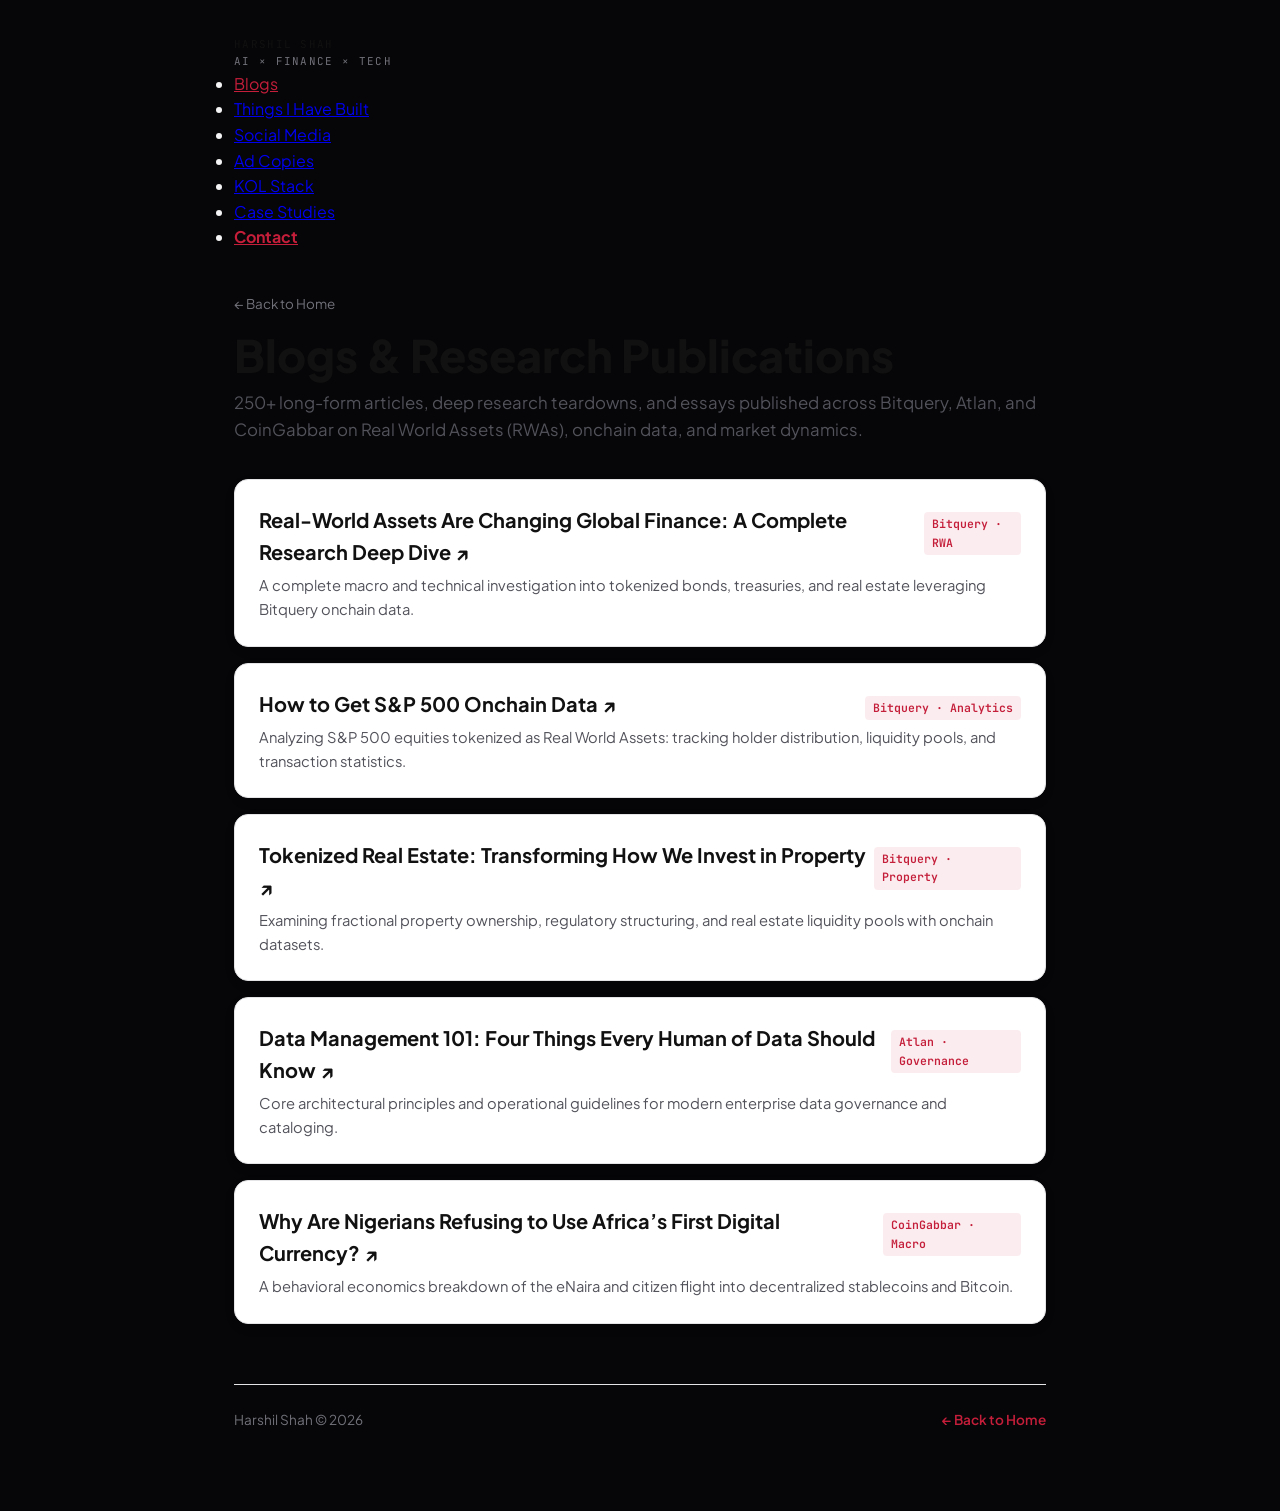
<file: blog.html>
<!DOCTYPE html>
<html lang="en">
<head>
  <meta charset="UTF-8">
  <meta name="viewport" content="width=device-width, initial-scale=1.0">
  <title>Writing & Blogs — Harshil Shah</title>
  <link rel="stylesheet" href="style.css?v=1790302795844">
  <style>
    .branch-container {
      max-width: 860px;
      margin: 0 auto;
      padding: 32px 24px 80px;
    }
    .article-box {
      background: #ffffff;
      border: 1px solid #e4e4e7;
      border-radius: 14px;
      padding: 24px;
      margin-bottom: 16px;
      transition: all 0.2s ease;
      box-shadow: 0 4px 16px rgba(0,0,0,0.03);
    }
    .article-box:hover {
      border-color: #c41e3a;
      transform: translateY(-2px);
      box-shadow: 0 8px 30px rgba(196, 30, 58, 0.08);
    }
    .badge-pill {
      font-family: var(--font-mono);
      font-size: 0.72rem;
      background: rgba(196, 30, 58, 0.08);
      color: #c41e3a;
      padding: 3px 8px;
      border-radius: 4px;
      font-weight: 600;
    }
  </style>
</head>
<body class="branch-page">

  <div class="branch-container">
    
    <header class="site-top-bar" style="margin-bottom: 40px;">
      <div class="brand-meta">
        <a href="index.html" style="text-decoration: none;">
          <div class="title" style="color: #111;">HARSHIL SHAH</div>
        </a>
        <div class="sub" style="color: #71717a;">AI × FINANCE × TECH</div>
      </div>

      <nav>
        <ul class="top-nav-tabs">
          <li><a href="blog.html" class="active" style="color: #c41e3a;">Blogs</a></li>
          <li><a href="builder-hub.html">Things I Have Built</a></li>
          <li><a href="social.html">Social Media</a></li>
          <li><a href="ads.html">Ad Copies</a></li>
          <li><a href="kol-stack.html">KOL Stack</a></li>
          <li><a href="case-studies.html">Case Studies</a></li>
          <li><a href="contact.html" style="color: #c41e3a; font-weight: 700;">Contact</a></li>
        </ul>
      </nav>
    </header>

    <main>
      <a href="index.html" style="color: #71717a; font-size: 0.84rem; text-decoration: none; display: inline-block; margin-bottom: 16px;">← Back to Home</a>
      <h1 style="font-family: var(--font-display); font-size: 2.8rem; font-weight: 800; color: #111; line-height: 1.1; margin-bottom: 10px;">
        Blogs & Research Publications
      </h1>
      <p style="color: #52525b; font-size: 1.05rem; line-height: 1.6;">
        250+ long-form articles, deep research teardowns, and essays published across Bitquery, Atlan, and CoinGabbar on Real World Assets (RWAs), onchain data, and market dynamics.
      </p>

      <div style="margin-top: 36px;">

        <article class="article-box">
          <div style="display: flex; justify-content: space-between; align-items: baseline; margin-bottom: 6px;">
            <h3 style="font-family: var(--font-display); font-size: 1.25rem; font-weight: 700; color: #111;">
              <a href="https://bitquery.io/blog/real-world-assets-changing-global-finance-complete-research" target="_blank" rel="noopener" style="color: #111; text-decoration: none;">
                Real-World Assets Are Changing Global Finance: A Complete Research Deep Dive ↗
              </a>
            </h3>
            <span class="badge-pill">Bitquery · RWA</span>
          </div>
          <p style="color: #52525b; font-size: 0.92rem; line-height: 1.6;">
            A complete macro and technical investigation into tokenized bonds, treasuries, and real estate leveraging Bitquery onchain data.
          </p>
        </article>

        <article class="article-box">
          <div style="display: flex; justify-content: space-between; align-items: baseline; margin-bottom: 6px;">
            <h3 style="font-family: var(--font-display); font-size: 1.25rem; font-weight: 700; color: #111;">
              <a href="https://bitquery.io/blog/get-sp500-onchain-data" target="_blank" rel="noopener" style="color: #111; text-decoration: none;">
                How to Get S&P 500 Onchain Data ↗
              </a>
            </h3>
            <span class="badge-pill">Bitquery · Analytics</span>
          </div>
          <p style="color: #52525b; font-size: 0.92rem; line-height: 1.6;">
            Analyzing S&P 500 equities tokenized as Real World Assets: tracking holder distribution, liquidity pools, and transaction statistics.
          </p>
        </article>

        <article class="article-box">
          <div style="display: flex; justify-content: space-between; align-items: baseline; margin-bottom: 6px;">
            <h3 style="font-family: var(--font-display); font-size: 1.25rem; font-weight: 700; color: #111;">
              <a href="https://bitquery.io/blog/tokenized-real-estate-transforming-property-investment" target="_blank" rel="noopener" style="color: #111; text-decoration: none;">
                Tokenized Real Estate: Transforming How We Invest in Property ↗
              </a>
            </h3>
            <span class="badge-pill">Bitquery · Property</span>
          </div>
          <p style="color: #52525b; font-size: 0.92rem; line-height: 1.6;">
            Examining fractional property ownership, regulatory structuring, and real estate liquidity pools with onchain datasets.
          </p>
        </article>

        <article class="article-box">
          <div style="display: flex; justify-content: space-between; align-items: baseline; margin-bottom: 6px;">
            <h3 style="font-family: var(--font-display); font-size: 1.25rem; font-weight: 700; color: #111;">
              <a href="https://atlan.com/data-management-101/" target="_blank" rel="noopener" style="color: #111; text-decoration: none;">
                Data Management 101: Four Things Every Human of Data Should Know ↗
              </a>
            </h3>
            <span class="badge-pill">Atlan · Governance</span>
          </div>
          <p style="color: #52525b; font-size: 0.92rem; line-height: 1.6;">
            Core architectural principles and operational guidelines for modern enterprise data governance and cataloging.
          </p>
        </article>

        <article class="article-box">
          <div style="display: flex; justify-content: space-between; align-items: baseline; margin-bottom: 6px;">
            <h3 style="font-family: var(--font-display); font-size: 1.25rem; font-weight: 700; color: #111;">
              <a href="https://www.coingabbar.com/en/crypto-blogs-details/what-is-keeping-away-nigerians-from-africas-first-digital-currency" target="_blank" rel="noopener" style="color: #111; text-decoration: none;">
                Why Are Nigerians Refusing to Use Africa’s First Digital Currency? ↗
              </a>
            </h3>
            <span class="badge-pill">CoinGabbar · Macro</span>
          </div>
          <p style="color: #52525b; font-size: 0.92rem; line-height: 1.6;">
            A behavioral economics breakdown of the eNaira and citizen flight into decentralized stablecoins and Bitcoin.
          </p>
        </article>

      </div>
    </main>

    <footer style="margin-top: 60px; padding-top: 24px; border-top: 1px solid #e4e4e7; display: flex; justify-content: space-between; font-size: 0.85rem; color: #71717a;">
      <div>Harshil Shah &copy; 2026</div>
      <a href="index.html" style="color: #c41e3a; text-decoration: none; font-weight: 600;">← Back to Home</a>
    </footer>

  </div>

</body>
</html>
</file>
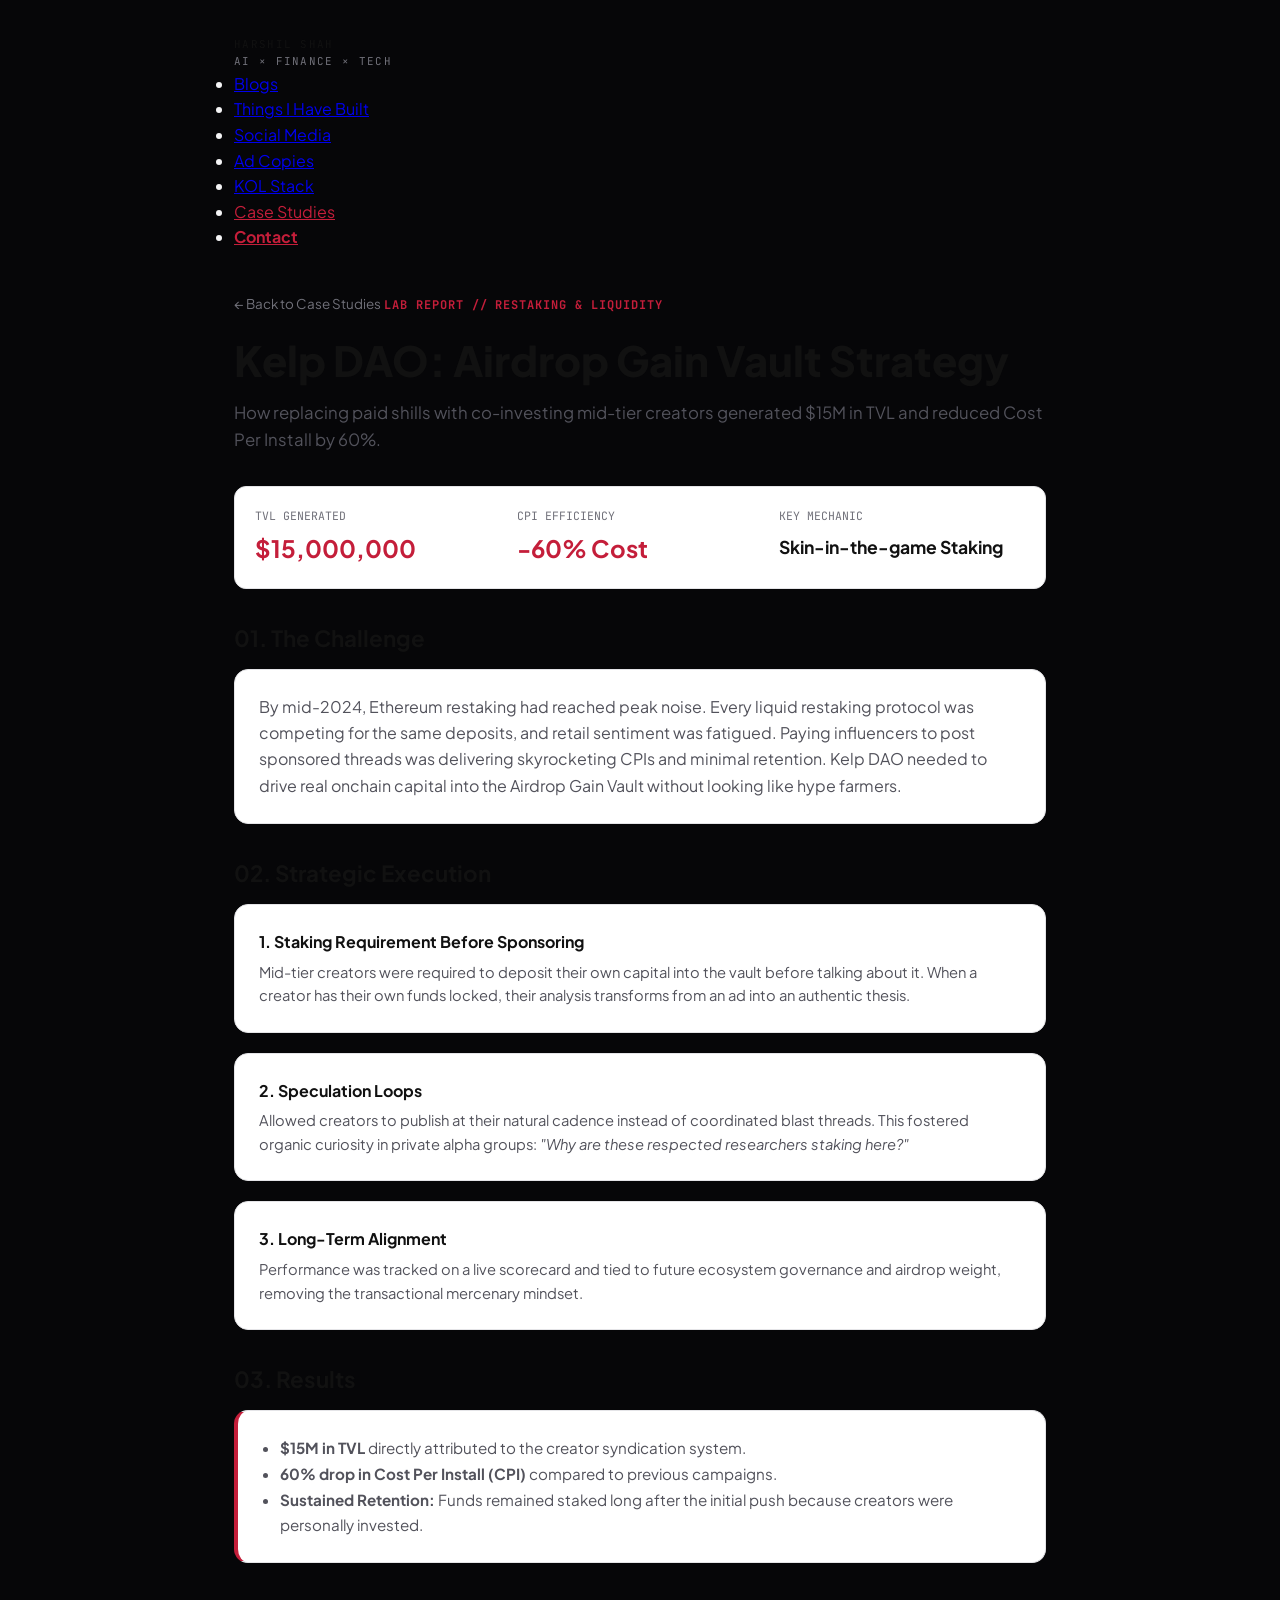
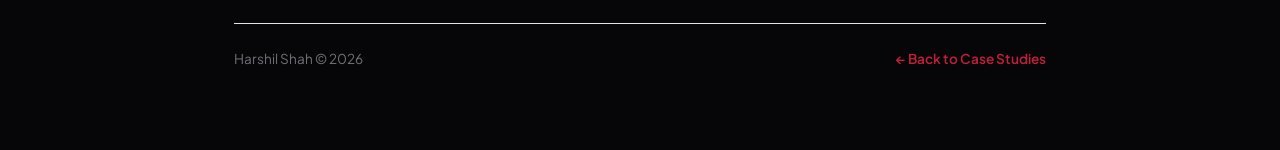
<file: kelp-dao-case-study.html>
<!DOCTYPE html>
<html lang="en">
<head>
  <meta charset="UTF-8">
  <meta name="viewport" content="width=device-width, initial-scale=1.0">
  <title>Kelp DAO Case Study — Harshil Shah</title>
  <link rel="stylesheet" href="style.css?v=1790302795844">
  <style>
    .branch-container {
      max-width: 860px;
      margin: 0 auto;
      padding: 32px 24px 80px;
    }
    .meta-stat-strip {
      display: grid;
      grid-template-columns: repeat(auto-fit, minmax(160px, 1fr));
      gap: 16px;
      background: #ffffff;
      border: 1px solid #e4e4e7;
      border-radius: 12px;
      padding: 20px;
      margin: 32px 0;
    }
    .stat-label {
      font-family: var(--font-mono);
      font-size: 0.72rem;
      text-transform: uppercase;
      color: #71717a;
    }
    .stat-val {
      font-family: var(--font-display);
      font-size: 1.5rem;
      font-weight: 700;
      color: #c41e3a;
      margin-top: 4px;
    }
    .white-card {
      background: #ffffff;
      border: 1px solid #e4e4e7;
      border-radius: 14px;
      padding: 24px;
      margin-bottom: 20px;
    }
  </style>
</head>
<body class="branch-page">

  <div class="branch-container">
    
    <header class="site-top-bar" style="margin-bottom: 40px;">
      <div class="brand-meta">
        <a href="index.html" style="text-decoration: none;">
          <div class="title" style="color: #111;">HARSHIL SHAH</div>
        </a>
        <div class="sub" style="color: #71717a;">AI × FINANCE × TECH</div>
      </div>

      <nav>
        <ul class="top-nav-tabs">
          <li><a href="blog.html">Blogs</a></li>
          <li><a href="builder-hub.html">Things I Have Built</a></li>
          <li><a href="social.html">Social Media</a></li>
          <li><a href="ads.html">Ad Copies</a></li>
          <li><a href="kol-stack.html">KOL Stack</a></li>
          <li><a href="case-studies.html" class="active" style="color: #c41e3a;">Case Studies</a></li>
          <li><a href="contact.html" style="color: #c41e3a; font-weight: 700;">Contact</a></li>
        </ul>
      </nav>
    </header>

    <main>
      <a href="case-studies.html" style="color: #71717a; font-size: 0.84rem; text-decoration: none; display: inline-block; margin-bottom: 16px;">← Back to Case Studies</a>
      <span style="font-family: var(--font-mono); font-size: 0.75rem; color: #c41e3a; font-weight: 700; letter-spacing: 0.08em; text-transform: uppercase;">
        LAB REPORT // RESTAKING & LIQUIDITY
      </span>
      <h1 style="font-family: var(--font-display); font-size: 2.6rem; font-weight: 800; color: #111; line-height: 1.1; margin: 8px 0 16px;">
        Kelp DAO: Airdrop Gain Vault Strategy
      </h1>
      <p style="color: #52525b; font-size: 1.05rem; line-height: 1.6;">
        How replacing paid shills with co-investing mid-tier creators generated $15M in TVL and reduced Cost Per Install by 60%.
      </p>

      <div class="meta-stat-strip">
        <div>
          <div class="stat-label">TVL Generated</div>
          <div class="stat-val">$15,000,000</div>
        </div>
        <div>
          <div class="stat-label">CPI Efficiency</div>
          <div class="stat-val">-60% Cost</div>
        </div>
        <div>
          <div class="stat-label">Key Mechanic</div>
          <div class="stat-val" style="font-size: 1.1rem; color: #111; font-family: var(--font-body); margin-top: 8px;">
            Skin-in-the-game Staking
          </div>
        </div>
      </div>

      <section style="margin-bottom: 32px;">
        <h2 style="font-family: var(--font-display); font-size: 1.4rem; font-weight: 700; margin-bottom: 12px; color: #111;">
          01. The Challenge
        </h2>
        <div class="white-card">
          <p style="color: #52525b; line-height: 1.65;">
            By mid-2024, Ethereum restaking had reached peak noise. Every liquid restaking protocol was competing for the same deposits, and retail sentiment was fatigued. Paying influencers to post sponsored threads was delivering skyrocketing CPIs and minimal retention. Kelp DAO needed to drive real onchain capital into the Airdrop Gain Vault without looking like hype farmers.
          </p>
        </div>
      </section>

      <section style="margin-bottom: 32px;">
        <h2 style="font-family: var(--font-display); font-size: 1.4rem; font-weight: 700; margin-bottom: 12px; color: #111;">
          02. Strategic Execution
        </h2>
        <div class="white-card">
          <h4 style="font-weight: 700; color: #111; margin-bottom: 6px;">1. Staking Requirement Before Sponsoring</h4>
          <p style="color: #52525b; font-size: 0.92rem; line-height: 1.6;">
            Mid-tier creators were required to deposit their own capital into the vault before talking about it. When a creator has their own funds locked, their analysis transforms from an ad into an authentic thesis.
          </p>
        </div>

        <div class="white-card">
          <h4 style="font-weight: 700; color: #111; margin-bottom: 6px;">2. Speculation Loops</h4>
          <p style="color: #52525b; font-size: 0.92rem; line-height: 1.6;">
            Allowed creators to publish at their natural cadence instead of coordinated blast threads. This fostered organic curiosity in private alpha groups: <em>"Why are these respected researchers staking here?"</em>
          </p>
        </div>

        <div class="white-card">
          <h4 style="font-weight: 700; color: #111; margin-bottom: 6px;">3. Long-Term Alignment</h4>
          <p style="color: #52525b; font-size: 0.92rem; line-height: 1.6;">
            Performance was tracked on a live scorecard and tied to future ecosystem governance and airdrop weight, removing the transactional mercenary mindset.
          </p>
        </div>
      </section>

      <section>
        <h2 style="font-family: var(--font-display); font-size: 1.4rem; font-weight: 700; margin-bottom: 12px; color: #111;">
          03. Results
        </h2>
        <div class="white-card" style="border-left: 4px solid #c41e3a;">
          <ul style="color: #52525b; font-size: 0.95rem; line-height: 1.7; margin-left: 18px;">
            <li><strong>$15M in TVL</strong> directly attributed to the creator syndication system.</li>
            <li><strong>60% drop in Cost Per Install (CPI)</strong> compared to previous campaigns.</li>
            <li><strong>Sustained Retention:</strong> Funds remained staked long after the initial push because creators were personally invested.</li>
          </ul>
        </div>
      </section>

    </main>

    <footer style="margin-top: 60px; padding-top: 24px; border-top: 1px solid #e4e4e7; display: flex; justify-content: space-between; font-size: 0.85rem; color: #71717a;">
      <div>Harshil Shah &copy; 2026</div>
      <a href="case-studies.html" style="color: #c41e3a; text-decoration: none; font-weight: 600;">← Back to Case Studies</a>
    </footer>

  </div>

</body>
</html>
</file>
<file: style.css>
@import url('https://fonts.googleapis.com/css2?family=Plus+Jakarta+Sans:wght@300;400;500;600;700;800&family=JetBrains+Mono:wght@300;400;500;600&display=swap');

:root {
  --bg-color: #060608;
  --bg-elevated: #0c0c10;
  --bg-card: rgba(18, 18, 22, 0.7);
  --bg-card-hover: rgba(28, 28, 36, 0.9);
  --border-subtle: rgba(255, 255, 255, 0.08);
  --border-strong: rgba(255, 255, 255, 0.16);
  --border-glow: rgba(255, 255, 255, 0.28);
  
  --text-main: #f4f4f6;
  --text-muted: #9494a0;
  --text-dim: #5a5a66;
  --accent-amber: #f59e0b;
  --accent-cyan: #38bdf8;
  --accent-purple: #a855f7;
  --accent-emerald: #10b981;
  --accent-slate: #64748b;
  
  --font-sans: 'Plus Jakarta Sans', -apple-system, BlinkMacSystemFont, "Segoe UI", Roboto, sans-serif;
  --font-mono: 'JetBrains Mono', monospace;
  
  --site-max-width: 1200px;
  --section-spacing: 140px;
}

* {
  margin: 0;
  padding: 0;
  box-sizing: border-box;
}

html {
  font-family: var(--font-sans);
  background-color: var(--bg-color);
  color: var(--text-main);
  scroll-behavior: smooth;
  -webkit-font-smoothing: antialiased;
  -moz-osx-font-smoothing: grayscale;
}

body {
  overflow-x: hidden;
  position: relative;
  min-height: 100vh;
  line-height: 1.6;
  background-color: var(--bg-color);
}

/* Background canvas */
#webglCanvas {
  position: fixed;
  top: 0;
  left: 0;
  width: 100vw;
  height: 100vh;
  z-index: 0;
  pointer-events: none;
  opacity: 0.9;
}

/* Subtle vignette / scanline overlay */
.vignette-overlay {
  position: fixed;
  top: 0;
  left: 0;
  width: 100vw;
  height: 100vh;
  background: radial-gradient(circle at center, transparent 35%, rgba(6, 6, 8, 0.88) 100%);
  pointer-events: none;
  z-index: 1;
}

/* App Wrapper */
.content-wrapper {
  position: relative;
  z-index: 2;
  width: 100%;
  max-width: var(--site-max-width);
  margin: 0 auto;
  padding: 0 32px;
}

/* Header & Micro-Nav */
.site-header {
  position: fixed;
  top: 0;
  left: 0;
  width: 100%;
  z-index: 100;
  padding: 26px 48px;
  display: flex;
  justify-content: space-between;
  align-items: flex-start;
  background: linear-gradient(180deg, rgba(6, 6, 8, 0.9) 0%, rgba(6, 6, 8, 0) 100%);
  backdrop-filter: blur(8px);
  -webkit-backdrop-filter: blur(8px);
  pointer-events: auto;
}

.brand-block {
  text-decoration: none;
  display: block;
}

.brand-name {
  font-size: 0.92rem;
  font-weight: 700;
  letter-spacing: 0.08em;
  text-transform: uppercase;
  color: #fff;
  display: flex;
  align-items: center;
  gap: 8px;
}

.status-dot {
  width: 6px;
  height: 6px;
  background-color: #22c55e;
  border-radius: 50%;
  box-shadow: 0 0 8px #22c55e;
}

.brand-meta {
  font-family: var(--font-mono);
  font-size: 0.68rem;
  color: #888;
  letter-spacing: 0.12em;
  margin-top: 4px;
}

.nav-links {
  display: flex;
  gap: 24px;
  list-style: none;
}

.nav-links a {
  font-family: var(--font-mono);
  font-size: 0.72rem;
  letter-spacing: 0.12em;
  text-transform: uppercase;
  color: #888;
  text-decoration: none;
  transition: color 0.25s cubic-bezier(0.16, 1, 0.3, 1);
  position: relative;
  padding: 4px 0;
}

.nav-links a:hover,
.nav-links a.active {
  color: #fff;
}

.nav-links a::after {
  content: '';
  position: absolute;
  bottom: 0;
  left: 0;
  width: 0;
  height: 1px;
  background-color: #fff;
  transition: width 0.25s ease;
}

.nav-links a:hover::after,
.nav-links a.active::after {
  width: 100%;
}

/* Branch Page Container Layout */
.branch-layout {
  padding-top: 140px;
  padding-bottom: 120px;
  min-height: 100vh;
}

.branch-nav-back {
  display: inline-flex;
  align-items: center;
  gap: 8px;
  font-family: var(--font-mono);
  font-size: 0.75rem;
  letter-spacing: 0.12em;
  text-transform: uppercase;
  color: var(--text-dim);
  text-decoration: none;
  margin-bottom: 32px;
  transition: color 0.2s ease, transform 0.2s ease;
}

.branch-nav-back:hover {
  color: #fff;
  transform: translateX(-4px);
}

.branch-hero-header {
  margin-bottom: 56px;
}

.branch-category-tag {
  font-family: var(--font-mono);
  font-size: 0.72rem;
  letter-spacing: 0.2em;
  text-transform: uppercase;
  color: var(--accent-amber);
  margin-bottom: 12px;
}

.branch-title {
  font-size: clamp(2.4rem, 5.5vw, 4.2rem);
  font-weight: 800;
  letter-spacing: -0.03em;
  color: #fff;
  line-height: 1.08;
  margin-bottom: 18px;
}

.branch-lead {
  font-size: 1.15rem;
  color: var(--text-muted);
  max-width: 780px;
  line-height: 1.65;
}

/* Hero Section */
.hero-section {
  min-height: 100vh;
  display: flex;
  flex-direction: column;
  justify-content: center;
  align-items: flex-start;
  position: relative;
  padding-top: 80px;
  padding-bottom: 60px;
}

.hero-tag {
  font-family: var(--font-mono);
  font-size: 0.75rem;
  letter-spacing: 0.2em;
  text-transform: uppercase;
  color: var(--text-dim);
  margin-bottom: 24px;
}

.hero-title {
  font-size: clamp(3.2rem, 8.5vw, 7.8rem);
  font-weight: 800;
  line-height: 0.95;
  letter-spacing: -0.04em;
  text-transform: uppercase;
  margin-bottom: 32px;
  user-select: none;
}

.hero-title .line-primary {
  display: block;
  color: #ffffff;
  text-shadow: 0 0 35px rgba(255, 255, 255, 0.3);
}

.hero-title .line-secondary {
  display: block;
  color: #555864;
  transition: color 0.5s ease;
}

.hero-title:hover .line-secondary {
  color: #8a8d9a;
}

.hero-title .line-tertiary {
  display: block;
  color: #e4e4e7;
}

.hero-desc {
  max-width: 680px;
  font-size: 1.15rem;
  font-weight: 400;
  color: var(--text-muted);
  line-height: 1.65;
  margin-bottom: 48px;
}

.hero-capability-line {
  font-family: var(--font-mono);
  font-size: 0.92rem;
  letter-spacing: 0.04em;
  color: #ffffff;
  display: flex;
  align-items: center;
  gap: 10px;
  margin-bottom: 48px;
}

.hero-capability-line span {
  font-weight: 500;
  color: #f4f4f6;
}

.hero-capability-line .cap-dot {
  color: #555864;
  font-size: 0.75rem;
}

body.home-single-screen {
  overflow: hidden;
  height: 100vh;
}

@media (max-width: 768px) {
  body.home-single-screen {
    overflow-y: auto;
    height: auto;
    min-height: 100vh;
  }
}

.hero-footer {
  position: absolute;
  bottom: 40px;
  left: 0;
  width: 100%;
  display: flex;
  justify-content: space-between;
  align-items: center;
}

.scroll-hint {
  display: inline-flex;
  align-items: center;
  gap: 12px;
  font-family: var(--font-mono);
  font-size: 0.7rem;
  letter-spacing: 0.16em;
  color: var(--text-dim);
  text-decoration: none;
  transition: color 0.2s;
}

.scroll-hint:hover {
  color: var(--text-muted);
}

.scroll-line {
  width: 36px;
  height: 1px;
  background-color: var(--border-strong);
}

.hero-telemetry {
  font-family: var(--font-mono);
  font-size: 0.7rem;
  color: var(--text-dim);
  letter-spacing: 0.1em;
}

/* Common Section Styling */
.content-section {
  padding: var(--section-spacing) 0;
  position: relative;
}

.section-header {
  margin-bottom: 60px;
}

.section-num {
  font-family: var(--font-mono);
  font-size: 0.72rem;
  color: var(--text-dim);
  letter-spacing: 0.2em;
  margin-bottom: 12px;
}

.section-heading {
  font-size: clamp(2rem, 4vw, 3.2rem);
  font-weight: 700;
  letter-spacing: -0.03em;
  color: #ffffff;
  line-height: 1.1;
}

.section-sub {
  font-size: 1.05rem;
  color: var(--text-muted);
  max-width: 620px;
  margin-top: 12px;
}

.section-cta-strip {
  margin-top: 40px;
  display: flex;
  justify-content: flex-start;
}

.view-branch-btn {
  font-family: var(--font-mono);
  font-size: 0.76rem;
  letter-spacing: 0.14em;
  text-transform: uppercase;
  color: #fff;
  border: 1px solid var(--border-strong);
  background: var(--bg-card);
  backdrop-filter: blur(8px);
  padding: 14px 28px;
  border-radius: 4px;
  text-decoration: none;
  display: inline-flex;
  align-items: center;
  gap: 10px;
  transition: all 0.25s ease;
}

.view-branch-btn:hover {
  background: #fff;
  color: #060608;
  border-color: #fff;
  transform: translateY(-2px);
}

/* 01 — WORK / CASE STUDY */
.case-study-hero-card {
  background: var(--bg-card);
  backdrop-filter: blur(12px);
  -webkit-backdrop-filter: blur(12px);
  border: 1px solid var(--border-subtle);
  border-radius: 8px;
  padding: 48px;
  position: relative;
  transition: border-color 0.3s ease, transform 0.3s ease;
  overflow: hidden;
}

.case-study-hero-card:hover {
  border-color: var(--border-strong);
}

.card-glow-edge {
  position: absolute;
  top: 0;
  left: 0;
  width: 100%;
  height: 2px;
  background: linear-gradient(90deg, transparent, rgba(255, 255, 255, 0.4), transparent);
}

.card-meta-tag {
  font-family: var(--font-mono);
  font-size: 0.7rem;
  letter-spacing: 0.16em;
  color: var(--text-dim);
  text-transform: uppercase;
  margin-bottom: 16px;
}

.card-title {
  font-size: clamp(1.8rem, 3vw, 2.6rem);
  font-weight: 700;
  letter-spacing: -0.02em;
  color: #fff;
  line-height: 1.2;
  margin-bottom: 16px;
}

.card-summary {
  font-size: 1.1rem;
  color: var(--text-muted);
  line-height: 1.6;
  max-width: 800px;
  margin-bottom: 36px;
}

.stats-grid {
  display: grid;
  grid-template-columns: repeat(auto-fit, minmax(180px, 1fr));
  gap: 24px;
  padding: 24px 0;
  border-top: 1px solid var(--border-subtle);
  border-bottom: 1px solid var(--border-subtle);
  margin-bottom: 36px;
}

.stat-item .stat-value {
  font-size: 2.2rem;
  font-weight: 800;
  letter-spacing: -0.03em;
  color: #fff;
}

.stat-item .stat-label {
  font-family: var(--font-mono);
  font-size: 0.7rem;
  color: var(--text-dim);
  text-transform: uppercase;
  letter-spacing: 0.12em;
  margin-top: 4px;
}

.case-details-grid {
  display: grid;
  grid-template-columns: repeat(3, 1fr);
  gap: 28px;
  margin-top: 24px;
}

.case-detail-col h4 {
  font-size: 0.95rem;
  font-weight: 600;
  color: #fff;
  margin-bottom: 10px;
  display: flex;
  align-items: center;
  gap: 8px;
}

.case-detail-col p {
  font-size: 0.9rem;
  color: var(--text-muted);
  line-height: 1.6;
}

.client-list-strip {
  margin-top: 36px;
  padding-top: 24px;
  border-top: 1px solid var(--border-subtle);
  display: flex;
  flex-wrap: wrap;
  align-items: center;
  gap: 16px;
}

.client-list-label {
  font-family: var(--font-mono);
  font-size: 0.72rem;
  color: var(--text-dim);
  letter-spacing: 0.14em;
  text-transform: uppercase;
}

.client-tag {
  font-size: 0.85rem;
  color: var(--text-muted);
  background: rgba(255, 255, 255, 0.04);
  padding: 6px 14px;
  border-radius: 4px;
  border: 1px solid var(--border-subtle);
}

/* ==========================================================================
   DEEP EDITORIAL CASE STUDIES SYSTEM
   ========================================================================== */

.case-study-index-section {
  margin-bottom: 56px;
  background: rgba(14, 14, 20, 0.75);
  border: 1px solid var(--border-subtle);
  border-radius: 10px;
  padding: 24px 28px;
  backdrop-filter: blur(12px);
  -webkit-backdrop-filter: blur(12px);
}

.index-header-row {
  display: flex;
  justify-content: space-between;
  align-items: center;
  margin-bottom: 18px;
  font-family: var(--font-mono);
  font-size: 0.72rem;
  letter-spacing: 0.12em;
  color: var(--text-dim);
  border-bottom: 1px solid var(--border-subtle);
  padding-bottom: 12px;
}

.index-title {
  color: #fff;
  font-weight: 600;
}

.index-hint {
  color: var(--accent-cyan);
}

.case-study-index-grid {
  display: grid;
  grid-template-columns: repeat(auto-fill, minmax(320px, 1fr));
  gap: 12px;
}

.index-card-link {
  display: flex;
  align-items: center;
  gap: 14px;
  padding: 14px 16px;
  background: rgba(22, 22, 30, 0.65);
  border: 1px solid var(--border-subtle);
  border-radius: 6px;
  text-decoration: none;
  transition: all 0.22s ease;
}

.index-card-link:hover {
  background: rgba(36, 36, 48, 0.92);
  border-color: rgba(255, 255, 255, 0.28);
  transform: translateY(-2px);
}

.idx-num {
  font-family: var(--font-mono);
  font-size: 0.75rem;
  color: var(--accent-cyan);
  font-weight: 600;
}

.idx-info {
  flex: 1;
  min-width: 0;
}

.idx-name {
  font-size: 1rem;
  font-weight: 700;
  color: #fff;
  letter-spacing: -0.01em;
}

.idx-cat {
  font-size: 0.72rem;
  color: var(--text-muted);
  white-space: nowrap;
  overflow: hidden;
  text-overflow: ellipsis;
  margin-top: 2px;
}

.idx-metric {
  font-family: var(--font-mono);
  font-size: 0.68rem;
  color: var(--accent-emerald);
  background: rgba(16, 185, 129, 0.08);
  border: 1px solid rgba(16, 185, 129, 0.22);
  padding: 4px 8px;
  border-radius: 4px;
  white-space: nowrap;
  letter-spacing: 0.02em;
}

/* Deep Case Study Card & Split Layout */
.deep-case-card {
  margin-bottom: 80px;
  padding: 48px;
  background: rgba(14, 14, 20, 0.82);
  border: 1px solid var(--border-subtle);
  border-radius: 12px;
  position: relative;
  scroll-margin-top: 100px;
  backdrop-filter: blur(14px);
  -webkit-backdrop-filter: blur(14px);
  transition: border-color 0.25s ease, box-shadow 0.25s ease;
}

.deep-case-card:hover {
  border-color: rgba(255, 255, 255, 0.24);
  box-shadow: 0 16px 40px rgba(0, 0, 0, 0.5);
}

.deep-case-split-layout {
  display: grid;
  grid-template-columns: 360px 1fr;
  gap: 48px;
  align-items: start;
}

.case-sidebar-summary {
  position: sticky;
  top: 90px;
  display: flex;
  flex-direction: column;
  gap: 20px;
}

.case-pullquote-card {
  background: rgba(56, 189, 248, 0.04);
  border-left: 3px solid var(--accent-cyan);
  border-radius: 0 8px 8px 0;
  padding: 16px 18px;
  font-size: 0.95rem;
  color: #f1f5f9;
  line-height: 1.6;
}

.case-pullquote-card em {
  font-style: normal;
  color: #e2e8f0;
}

.case-stats-vertical-stack {
  display: flex;
  flex-direction: column;
  gap: 12px;
  background: rgba(255, 255, 255, 0.02);
  border: 1px solid var(--border-subtle);
  border-radius: 8px;
  padding: 16px 18px;
}

.stat-item-v {
  display: flex;
  justify-content: space-between;
  align-items: baseline;
  border-bottom: 1px solid rgba(255, 255, 255, 0.05);
  padding-bottom: 8px;
}

.stat-item-v:last-child {
  border-bottom: none;
  padding-bottom: 0;
}

.stat-val-v {
  font-family: var(--font-mono);
  font-size: 1.3rem;
  font-weight: 700;
  color: #fff;
}

.stat-lbl-v {
  font-family: var(--font-mono);
  font-size: 0.68rem;
  color: var(--text-dim);
  text-transform: uppercase;
  letter-spacing: 0.08em;
}

/* Narrative Story Styling */
.case-story-content {
  display: flex;
  flex-direction: column;
  gap: 36px;
}

.story-section-block {
  display: flex;
  flex-direction: column;
  gap: 10px;
}

.story-tag-sub {
  font-family: var(--font-mono);
  font-size: 0.72rem;
  color: var(--accent-cyan);
  letter-spacing: 0.16em;
  text-transform: uppercase;
  font-weight: 600;
}

.story-heading {
  font-family: var(--font-sans);
  font-size: 1.3rem;
  font-weight: 700;
  color: #ffffff;
  letter-spacing: -0.01em;
  line-height: 1.3;
}

/* Visual System Flow & Diagrams */
.diagram-flow-box {
  background: rgba(18, 18, 26, 0.85);
  border: 1px solid rgba(56, 189, 248, 0.2);
  border-radius: 8px;
  padding: 22px;
  margin: 12px 0;
}

.diagram-title {
  font-family: var(--font-mono);
  font-size: 0.72rem;
  color: var(--accent-cyan);
  letter-spacing: 0.12em;
  text-transform: uppercase;
  margin-bottom: 14px;
  display: flex;
  align-items: center;
  gap: 8px;
  font-weight: 600;
}

.flow-step-sequence {
  display: flex;
  align-items: center;
  gap: 10px;
  flex-wrap: wrap;
}

.flow-step-card {
  flex: 1;
  min-width: 130px;
  background: rgba(255, 255, 255, 0.03);
  border: 1px solid var(--border-subtle);
  border-radius: 6px;
  padding: 12px;
}

.flow-step-card.active-step {
  border-color: rgba(56, 189, 248, 0.45);
  background: rgba(56, 189, 248, 0.06);
}

.fsc-num {
  font-family: var(--font-mono);
  font-size: 0.68rem;
  color: var(--accent-cyan);
  margin-bottom: 4px;
  font-weight: 600;
}

.fsc-title {
  font-size: 0.85rem;
  font-weight: 700;
  color: #fff;
  line-height: 1.3;
}

.fsc-desc {
  font-size: 0.72rem;
  color: var(--text-muted);
  margin-top: 4px;
  line-height: 1.4;
}

.flow-arrow {
  color: var(--text-dim);
  font-family: var(--font-mono);
  font-size: 1.1rem;
}

/* 7-Pillars Table */
.pillar-table-wrapper {
  overflow-x: auto;
  margin: 12px 0;
  border: 1px solid var(--border-subtle);
  border-radius: 8px;
}

.pillar-table {
  width: 100%;
  border-collapse: collapse;
  font-size: 0.85rem;
  text-align: left;
}

.pillar-table th {
  background: rgba(255, 255, 255, 0.04);
  color: var(--text-dim);
  font-family: var(--font-mono);
  font-size: 0.7rem;
  text-transform: uppercase;
  letter-spacing: 0.1em;
  padding: 10px 14px;
  border-bottom: 1px solid var(--border-subtle);
}

.pillar-table td {
  padding: 11px 14px;
  border-bottom: 1px solid rgba(255, 255, 255, 0.04);
  color: var(--text-muted);
  vertical-align: top;
  font-size: 0.82rem;
}

.pillar-table tr:hover td {
  background: rgba(255, 255, 255, 0.02);
}

.pillar-name-cell {
  font-weight: 600;
  color: #fff;
  white-space: nowrap;
}

/* Stepper Cards */
.stepper-grid {
  display: grid;
  grid-template-columns: repeat(auto-fit, minmax(200px, 1fr));
  gap: 12px;
  margin: 12px 0;
}

.stepper-card {
  background: rgba(255, 255, 255, 0.03);
  border: 1px solid var(--border-subtle);
  border-top: 3px solid var(--accent-cyan);
  border-radius: 6px;
  padding: 14px;
}

.stepper-num {
  font-family: var(--font-mono);
  font-size: 0.7rem;
  color: var(--accent-cyan);
  margin-bottom: 4px;
  font-weight: 600;
}

.stepper-title {
  font-size: 0.88rem;
  font-weight: 700;
  color: #fff;
  margin-bottom: 4px;
}

.stepper-desc {
  font-size: 0.76rem;
  color: var(--text-muted);
  line-height: 1.45;
}

@media (max-width: 1024px) {
  .deep-case-split-layout {
    grid-template-columns: 1fr;
    gap: 36px;
  }
  .case-sidebar-summary {
    position: static;
  }
}

@media (max-width: 768px) {
  .deep-case-card {
    padding: 28px 18px;
  }
  .flow-step-sequence {
    flex-direction: column;
    align-items: stretch;
  }
  .flow-arrow {
    text-align: center;
    transform: rotate(90deg);
  }
  .stepper-grid {
    grid-template-columns: 1fr;
  }
}

/* 02 — WRITING DECK */
.writing-overview-strip {
  display: flex;
  gap: 48px;
  margin-bottom: 32px;
}

.writing-metric {
  display: flex;
  align-items: baseline;
  gap: 12px;
}

.writing-metric-num {
  font-size: 2.8rem;
  font-weight: 800;
  color: #fff;
}

.writing-metric-text {
  font-family: var(--font-mono);
  font-size: 0.75rem;
  color: var(--text-dim);
  letter-spacing: 0.14em;
  text-transform: uppercase;
}

.writing-table {
  width: 100%;
  border-collapse: collapse;
}

.writing-row {
  display: grid;
  grid-template-columns: 80px 1fr 140px 140px 40px;
  align-items: center;
  padding: 22px 16px;
  border-bottom: 1px solid var(--border-subtle);
  text-decoration: none;
  color: inherit;
  transition: background-color 0.2s ease, border-color 0.2s ease;
}

.writing-row:hover {
  background-color: var(--bg-card);
  border-color: var(--border-strong);
}

.w-idx {
  font-family: var(--font-mono);
  font-size: 0.75rem;
  color: var(--text-dim);
}

.w-title-wrap {
  padding-right: 24px;
}

.w-title {
  font-size: 1.05rem;
  font-weight: 600;
  color: #fff;
  transition: color 0.2s;
}

.writing-row:hover .w-title {
  color: var(--accent-cyan);
}

.w-desc {
  font-size: 0.85rem;
  color: var(--text-muted);
  margin-top: 4px;
  line-height: 1.45;
}

.w-pub {
  font-family: var(--font-mono);
  font-size: 0.75rem;
  color: var(--text-muted);
}

.w-tag {
  font-family: var(--font-mono);
  font-size: 0.68rem;
  color: var(--text-dim);
  text-transform: uppercase;
  letter-spacing: 0.1em;
}

.w-arrow {
  color: var(--text-dim);
  font-size: 1.1rem;
  text-align: right;
  transition: transform 0.2s, color 0.2s;
}

.writing-row:hover .w-arrow {
  transform: translateX(4px);
  color: #fff;
}

/* 03 — SOCIAL & DISTRIBUTION */
.kol-matrix-grid {
  display: grid;
  grid-template-columns: repeat(4, 1fr);
  gap: 16px;
  margin-bottom: 40px;
}

.kol-stat-box {
  background: var(--bg-card);
  border: 1px solid var(--border-subtle);
  border-radius: 6px;
  padding: 24px;
  transition: border-color 0.25s ease;
}

.kol-stat-box:hover {
  border-color: var(--border-strong);
}

.kol-val {
  font-size: 2.2rem;
  font-weight: 800;
  color: #fff;
  line-height: 1;
}

.kol-lbl {
  font-family: var(--font-mono);
  font-size: 0.7rem;
  color: var(--text-dim);
  letter-spacing: 0.12em;
  text-transform: uppercase;
  margin-top: 10px;
}

.framework-card {
  background: var(--bg-card);
  border: 1px solid var(--border-subtle);
  border-radius: 8px;
  padding: 36px;
}

.framework-title {
  font-size: 1.3rem;
  font-weight: 700;
  color: #fff;
  margin-bottom: 24px;
}

.framework-steps {
  display: grid;
  grid-template-columns: repeat(4, 1fr);
  gap: 24px;
}

.step-card {
  position: relative;
}

.step-seq {
  font-family: var(--font-mono);
  font-size: 0.7rem;
  color: var(--accent-amber);
  letter-spacing: 0.14em;
  margin-bottom: 8px;
}

.step-head {
  font-size: 0.98rem;
  font-weight: 600;
  color: #fff;
  margin-bottom: 8px;
}

.step-copy {
  font-size: 0.85rem;
  color: var(--text-muted);
  line-height: 1.55;
}

/* 04 — BUILDER'S HUB */
.builder-showcase {
  background: var(--bg-card);
  border: 1px solid var(--border-subtle);
  border-radius: 8px;
  padding: 40px;
  display: grid;
  grid-template-columns: 1.2fr 1fr;
  gap: 48px;
  align-items: center;
}

.builder-pill {
  display: inline-flex;
  align-items: center;
  gap: 8px;
  font-family: var(--font-mono);
  font-size: 0.68rem;
  letter-spacing: 0.14em;
  text-transform: uppercase;
  color: var(--accent-amber);
  border: 1px solid rgba(245, 158, 11, 0.3);
  background: rgba(245, 158, 11, 0.05);
  padding: 4px 10px;
  border-radius: 4px;
  margin-bottom: 16px;
}

.builder-title {
  font-size: 2.2rem;
  font-weight: 700;
  color: #fff;
  margin-bottom: 12px;
}

.builder-desc {
  font-size: 1.05rem;
  color: var(--text-muted);
  margin-bottom: 28px;
}

.builder-metrics-strip {
  display: flex;
  gap: 32px;
  margin-bottom: 28px;
}

.b-metric h3 {
  font-size: 1.6rem;
  font-weight: 700;
  color: #fff;
}

.b-metric span {
  font-family: var(--font-mono);
  font-size: 0.68rem;
  color: var(--text-dim);
  text-transform: uppercase;
  letter-spacing: 0.1em;
}

.builder-actions {
  display: flex;
  gap: 16px;
}

.btn-primary {
  font-family: var(--font-mono);
  font-size: 0.75rem;
  letter-spacing: 0.12em;
  text-transform: uppercase;
  color: #060608;
  background-color: #fff;
  padding: 12px 24px;
  border-radius: 4px;
  text-decoration: none;
  font-weight: 600;
  transition: background-color 0.2s ease;
}

.btn-primary:hover {
  background-color: #e4e4e7;
}

.btn-outline {
  font-family: var(--font-mono);
  font-size: 0.75rem;
  letter-spacing: 0.12em;
  text-transform: uppercase;
  color: #fff;
  border: 1px solid var(--border-strong);
  background: transparent;
  padding: 12px 24px;
  border-radius: 4px;
  text-decoration: none;
  transition: border-color 0.2s ease, background-color 0.2s ease;
}

.btn-outline:hover {
  border-color: #fff;
  background-color: rgba(255, 255, 255, 0.05);
}

.terminal-box {
  background: #09090b;
  border: 1px solid var(--border-subtle);
  border-radius: 6px;
  padding: 24px;
  font-family: var(--font-mono);
  font-size: 0.8rem;
  color: var(--text-muted);
}

.terminal-bar {
  display: flex;
  gap: 6px;
  margin-bottom: 16px;
}

.dot {
  width: 8px;
  height: 8px;
  border-radius: 50%;
  background: #27272a;
}

.terminal-content p {
  margin-bottom: 8px;
  line-height: 1.5;
}

.terminal-content .highlight {
  color: #38bdf8;
}

/* Extended Builder Projects Grid */
.builder-projects-grid {
  display: grid;
  grid-template-columns: repeat(auto-fill, minmax(320px, 1fr));
  gap: 20px;
  margin-top: 32px;
}

.builder-subcard {
  background: var(--bg-card);
  border: 1px solid var(--border-subtle);
  border-radius: 8px;
  padding: 26px;
  display: flex;
  flex-direction: column;
  justify-content: space-between;
  transition: border-color 0.25s ease, transform 0.25s ease;
  position: relative;
}

.builder-subcard:hover {
  border-color: var(--border-strong);
  transform: translateY(-2px);
}

.builder-card-top {
  margin-bottom: 20px;
}

.builder-card-header {
  display: flex;
  justify-content: space-between;
  align-items: center;
  margin-bottom: 12px;
}

.builder-badge {
  font-family: var(--font-mono);
  font-size: 0.65rem;
  letter-spacing: 0.12em;
  text-transform: uppercase;
  color: var(--accent-cyan);
  background: rgba(56, 189, 248, 0.08);
  border: 1px solid rgba(56, 189, 248, 0.2);
  padding: 3px 8px;
  border-radius: 4px;
}

.builder-badge.solidity {
  color: #a855f7;
  background: rgba(168, 85, 247, 0.08);
  border-color: rgba(168, 85, 247, 0.2);
}

.builder-badge.python {
  color: #eab308;
  background: rgba(234, 179, 8, 0.08);
  border-color: rgba(234, 179, 8, 0.2);
}

.builder-badge.js {
  color: #38bdf8;
  background: rgba(56, 189, 248, 0.08);
  border-color: rgba(56, 189, 248, 0.2);
}

.builder-badge.research {
  color: #10b981;
  background: rgba(16, 185, 129, 0.08);
  border-color: rgba(16, 185, 129, 0.2);
}

.builder-card-title {
  font-size: 1.25rem;
  font-weight: 700;
  color: #fff;
  line-height: 1.25;
  margin-bottom: 10px;
}

.builder-card-desc {
  font-size: 0.88rem;
  color: var(--text-muted);
  line-height: 1.55;
  margin-bottom: 16px;
}

.builder-feature-list {
  list-style: none;
  margin: 12px 0;
  padding: 0;
}

.builder-feature-list li {
  font-size: 0.82rem;
  color: #a1a1aa;
  margin-bottom: 6px;
  position: relative;
  padding-left: 14px;
}

.builder-feature-list li::before {
  content: '›';
  position: absolute;
  left: 0;
  color: var(--accent-amber);
  font-weight: 700;
}

.builder-card-bottom {
  display: flex;
  justify-content: space-between;
  align-items: center;
  padding-top: 14px;
  border-top: 1px solid var(--border-subtle);
}

.builder-lang-tag {
  font-family: var(--font-mono);
  font-size: 0.7rem;
  color: var(--text-dim);
}

.builder-card-link {
  font-family: var(--font-mono);
  font-size: 0.72rem;
  letter-spacing: 0.1em;
  text-transform: uppercase;
  color: #fff;
  text-decoration: none;
  display: inline-flex;
  align-items: center;
  gap: 6px;
  transition: color 0.2s ease, transform 0.2s ease;
}

.builder-card-link:hover {
  color: var(--accent-cyan);
  transform: translateX(2px);
}

/* 05 — BOOK GALLERY */
.books-grid {
  display: grid;
  grid-template-columns: repeat(auto-fill, minmax(260px, 1fr));
  gap: 20px;
}

.book-card {
  background: var(--bg-card);
  border: 1px solid var(--border-subtle);
  border-radius: 6px;
  padding: 24px;
  transition: border-color 0.25s ease, transform 0.25s ease;
}

.book-card:hover {
  border-color: var(--border-strong);
  transform: translateY(-2px);
}

.book-genre {
  font-family: var(--font-mono);
  font-size: 0.65rem;
  color: var(--text-dim);
  letter-spacing: 0.14em;
  text-transform: uppercase;
  margin-bottom: 10px;
}

.book-title {
  font-size: 1.15rem;
  font-weight: 700;
  color: #fff;
  margin-bottom: 4px;
}

.book-author {
  font-size: 0.85rem;
  color: var(--text-muted);
  margin-bottom: 14px;
}

.book-note {
  font-size: 0.85rem;
  color: #a1a1aa;
  line-height: 1.5;
  border-left: 1px solid var(--border-strong);
  padding-left: 10px;
  margin-top: 12px;
}

/* 06 — ABOUT & PHILOSOPHY */
.about-grid {
  display: grid;
  grid-template-columns: 1fr 1fr;
  gap: 64px;
  align-items: flex-start;
}

.about-text p {
  font-size: 1.15rem;
  line-height: 1.7;
  color: var(--text-muted);
  margin-bottom: 24px;
}

.about-text strong {
  color: #fff;
}

.domains-list {
  display: flex;
  flex-direction: column;
  gap: 16px;
}

.domain-item {
  border-bottom: 1px solid var(--border-subtle);
  padding-bottom: 14px;
}

.domain-title {
  font-family: var(--font-mono);
  font-size: 0.85rem;
  color: #fff;
  letter-spacing: 0.08em;
  text-transform: uppercase;
  margin-bottom: 4px;
}

.domain-desc {
  font-size: 0.88rem;
  color: var(--text-dim);
}

/* 07 — CONTACT SECTION */
.contact-section {
  padding-bottom: 120px;
}

.contact-card {
  background: var(--bg-card);
  border: 1px solid var(--border-subtle);
  border-radius: 8px;
  padding: 60px;
  text-align: center;
  position: relative;
  overflow: hidden;
}

.contact-headline {
  font-size: clamp(2rem, 3.5vw, 3rem);
  font-weight: 700;
  color: #fff;
  letter-spacing: -0.02em;
  margin-bottom: 16px;
}

.contact-sub {
  font-size: 1.1rem;
  color: var(--text-muted);
  max-width: 520px;
  margin: 0 auto 40px;
}

.contact-channels {
  display: flex;
  justify-content: center;
  flex-wrap: wrap;
  gap: 18px;
}

.channel-link {
  font-family: var(--font-mono);
  font-size: 0.78rem;
  letter-spacing: 0.12em;
  text-transform: uppercase;
  color: #fff;
  background: rgba(255, 255, 255, 0.05);
  border: 1px solid var(--border-strong);
  padding: 14px 28px;
  border-radius: 4px;
  text-decoration: none;
  transition: all 0.25s ease;
  display: inline-flex;
  align-items: center;
  gap: 8px;
}

.channel-link:hover {
  background: #fff;
  color: #060608;
  border-color: #fff;
}

/* ==========================================================
   BRANCH PAGE SPECIFIC COMPONENTS (Distinct Layouts, Same Dark Theme)
   ========================================================== */

/* 1. Case Studies Branch Layout */
.editorial-case-stack {
  display: flex;
  flex-direction: column;
  gap: 36px;
}

.editorial-case-card {
  background: var(--bg-card);
  border: 1px solid var(--border-subtle);
  border-radius: 8px;
  padding: 40px;
  position: relative;
  transition: border-color 0.25s ease;
}

.editorial-case-card:hover {
  border-color: var(--border-strong);
}

.editorial-meta-row {
  display: flex;
  justify-content: space-between;
  align-items: center;
  margin-bottom: 16px;
}

.editorial-tag {
  font-family: var(--font-mono);
  font-size: 0.7rem;
  letter-spacing: 0.16em;
  text-transform: uppercase;
  color: var(--accent-cyan);
}

.editorial-year {
  font-family: var(--font-mono);
  font-size: 0.7rem;
  color: var(--text-dim);
}

.editorial-case-title {
  font-size: 2rem;
  font-weight: 700;
  color: #fff;
  margin-bottom: 12px;
}

.editorial-case-lead {
  font-size: 1.05rem;
  color: var(--text-muted);
  line-height: 1.6;
  margin-bottom: 28px;
}

.editorial-case-grid {
  display: grid;
  grid-template-columns: repeat(3, 1fr);
  gap: 20px;
  margin-top: 20px;
  padding-top: 20px;
  border-top: 1px solid var(--border-subtle);
}

.editorial-block h5 {
  font-size: 0.85rem;
  font-family: var(--font-mono);
  color: #fff;
  text-transform: uppercase;
  letter-spacing: 0.08em;
  margin-bottom: 8px;
}

.editorial-block p {
  font-size: 0.88rem;
  color: var(--text-muted);
  line-height: 1.55;
}

/* 2. KOL Stack Branch Matrix */
.kol-matrix-branch {
  display: grid;
  grid-template-columns: repeat(auto-fit, minmax(240px, 1fr));
  gap: 20px;
  margin-bottom: 48px;
}

.kol-metric-panel {
  background: var(--bg-card);
  border: 1px solid var(--border-subtle);
  border-radius: 8px;
  padding: 32px 24px;
  text-align: left;
}

.kol-metric-big {
  font-size: 3rem;
  font-weight: 800;
  color: #fff;
  line-height: 1;
  letter-spacing: -0.04em;
}

.kol-metric-caption {
  font-family: var(--font-mono);
  font-size: 0.72rem;
  color: var(--text-dim);
  text-transform: uppercase;
  letter-spacing: 0.12em;
  margin-top: 10px;
}

.framework-flow {
  display: flex;
  flex-direction: column;
  gap: 20px;
}

.flow-step-box {
  background: var(--bg-card);
  border: 1px solid var(--border-subtle);
  border-left: 3px solid var(--accent-amber);
  border-radius: 0 8px 8px 0;
  padding: 28px;
}

.flow-step-header {
  display: flex;
  justify-content: space-between;
  align-items: center;
  margin-bottom: 10px;
}

.flow-phase {
  font-family: var(--font-mono);
  font-size: 0.72rem;
  color: var(--accent-amber);
  letter-spacing: 0.16em;
}

.flow-title {
  font-size: 1.25rem;
  font-weight: 700;
  color: #fff;
}

.flow-desc {
  font-size: 0.95rem;
  color: var(--text-muted);
  line-height: 1.6;
}

/* 3. Social Media Branch Grid */
.social-narrative-grid {
  display: grid;
  grid-template-columns: repeat(auto-fit, minmax(340px, 1fr));
  gap: 24px;
  margin-bottom: 48px;
}

.social-card {
  background: var(--bg-card);
  border: 1px solid var(--border-subtle);
  border-radius: 8px;
  padding: 32px;
  display: flex;
  flex-direction: column;
  justify-content: space-between;
  transition: border-color 0.25s ease;
}

.social-card:hover {
  border-color: var(--border-strong);
}

.social-card-tag {
  font-family: var(--font-mono);
  font-size: 0.68rem;
  color: var(--accent-cyan);
  text-transform: uppercase;
  letter-spacing: 0.14em;
  margin-bottom: 12px;
}

.social-card-title {
  font-size: 1.35rem;
  font-weight: 700;
  color: #fff;
  margin-bottom: 12px;
}

.social-card-body {
  font-size: 0.92rem;
  color: var(--text-muted);
  line-height: 1.6;
  margin-bottom: 24px;
}

.social-channels-bar {
  display: flex;
  flex-wrap: wrap;
  gap: 12px;
  margin-bottom: 40px;
}

/* 4. Ads & Performance Branch Layout */
.ad-angles-grid {
  display: grid;
  grid-template-columns: repeat(auto-fit, minmax(320px, 1fr));
  gap: 24px;
}

.ad-angle-card {
  background: var(--bg-card);
  border: 1px solid var(--border-subtle);
  border-radius: 8px;
  padding: 32px;
  position: relative;
}

.ad-badge {
  font-family: var(--font-mono);
  font-size: 0.65rem;
  color: var(--accent-emerald);
  background: rgba(16, 185, 129, 0.08);
  border: 1px solid rgba(16, 185, 129, 0.2);
  padding: 3px 8px;
  border-radius: 4px;
  display: inline-block;
  margin-bottom: 12px;
  text-transform: uppercase;
  letter-spacing: 0.12em;
}

.ad-angle-title {
  font-size: 1.25rem;
  font-weight: 700;
  color: #fff;
  margin-bottom: 10px;
}

.ad-angle-desc {
  font-size: 0.9rem;
  color: var(--text-muted);
  line-height: 1.6;
}

/* Filter Bar for Writing / Blogs */
.filter-tabs-bar {
  display: flex;
  gap: 12px;
  margin-bottom: 36px;
  flex-wrap: wrap;
}

.filter-chip {
  font-family: var(--font-mono);
  font-size: 0.72rem;
  letter-spacing: 0.1em;
  text-transform: uppercase;
  color: var(--text-muted);
  background: var(--bg-card);
  border: 1px solid var(--border-subtle);
  padding: 8px 18px;
  border-radius: 4px;
  cursor: pointer;
  transition: all 0.2s ease;
}

.filter-chip:hover,
.filter-chip.active {
  color: #fff;
  border-color: var(--border-strong);
  background: rgba(255, 255, 255, 0.08);
}

/* Footer */
.site-footer {
  padding: 40px 0;
  border-top: 1px solid var(--border-subtle);
  display: flex;
  justify-content: space-between;
  align-items: center;
  font-family: var(--font-mono);
  font-size: 0.7rem;
  color: var(--text-dim);
  letter-spacing: 0.1em;
}

/* Responsive adjustments */
@media (max-width: 992px) {
  .case-details-grid,
  .editorial-case-grid {
    grid-template-columns: 1fr;
  }
  .kol-matrix-grid {
    grid-template-columns: repeat(2, 1fr);
  }
  .framework-steps {
    grid-template-columns: 1fr 1fr;
  }
  .builder-showcase {
    grid-template-columns: 1fr;
  }
  .about-grid {
    grid-template-columns: 1fr;
    gap: 36px;
  }
  .writing-row {
    grid-template-columns: 60px 1fr 40px;
  }
  .w-pub, .w-tag {
    display: none;
  }
}

@media (max-width: 768px) {
  .site-header {
    padding: 20px 24px;
  }
  .nav-links {
    display: none; /* Mobile header */
  }
  .content-wrapper {
    padding: 0 20px;
  }
  .hero-section {
    padding-top: 120px;
  }
  .case-study-hero-card {
    padding: 28px 20px;
  }
  .stats-grid {
    grid-template-columns: 1fr 1fr;
  }
  .framework-steps {
    grid-template-columns: 1fr;
  }
  .contact-card {
    padding: 36px 20px;
  }
  .contact-channels {
    flex-direction: column;
  }
  .channel-link {
    width: 100%;
    justify-content: center;
  }
  .editorial-case-card {
    padding: 24px 18px;
  }
}

@media (prefers-reduced-motion: reduce) {
  * {
    animation-duration: 0.01ms !important;
    animation-iteration-count: 1 !important;
    transition-duration: 0.01ms !important;
    scroll-behavior: auto !important;
  }
}

/* ==========================================================================
   SOCIAL ACCOUNT GRID
   ========================================================================== */

.social-editorial-grid {
  display: grid;
  grid-template-columns: repeat(3, 1fr);
  gap: 24px;
  margin-top: 48px;
}

.social-account-card {
  position: relative;
  display: flex;
  flex-direction: column;
  padding: 32px 24px;
  background: rgba(255, 255, 255, 0.02);
  border: 1px solid rgba(255, 255, 255, 0.05);
  border-radius: 4px;
  transition: all 0.3s ease;
  overflow: hidden;
}

.social-account-card:hover {
  background: rgba(255, 255, 255, 0.04);
  border-color: rgba(255, 255, 255, 0.15);
}

.social-card-link-overlay {
  position: absolute;
  inset: 0;
  z-index: 1;
}

.social-logo-wrap {
  width: 64px;
  height: 64px;
  border-radius: 50%;
  overflow: hidden;
  margin-bottom: 24px;
  border: 1px solid rgba(255, 255, 255, 0.1);
  background: #000;
}

.social-logo {
  width: 100%;
  height: 100%;
  object-fit: cover;
  display: block;
}

.social-card-meta {
  flex-grow: 1;
  margin-bottom: 32px;
}

.social-project-name {
  font-family: var(--font-mono);
  font-size: 1.1rem;
  font-weight: 400;
  color: var(--text-bright);
  margin: 0 0 8px 0;
  text-transform: uppercase;
  letter-spacing: 0.05em;
}

.social-handle {
  font-size: 0.85rem;
  color: var(--text-dim);
}

.social-icons-row {
  display: flex;
  gap: 12px;
  position: relative;
  z-index: 2; /* above the overlay */
}

.s-icon-link {
  display: flex;
  align-items: center;
  justify-content: center;
  width: 32px;
  height: 32px;
  border-radius: 50%;
  background: rgba(255, 255, 255, 0.05);
  color: var(--text-dim);
  transition: all 0.2s ease;
}

.s-icon-link:hover {
  background: rgba(255, 255, 255, 0.1);
  color: var(--text-bright);
}

.s-icon-link svg {
  width: 16px;
  height: 16px;
}

.social-external-arrow {
  position: absolute;
  top: 24px;
  right: 24px;
  color: var(--text-dim);
  font-size: 1.2rem;
  transition: transform 0.3s ease, color 0.3s ease;
  z-index: 0;
}

.social-account-card:hover .social-external-arrow {
  transform: translate(3px, -3px);
  color: var(--text-bright);
}

@media (max-width: 900px) {
  .social-editorial-grid {
    grid-template-columns: repeat(2, 1fr);
  }
}

@media (max-width: 600px) {
  .social-editorial-grid {
    grid-template-columns: 1fr;
  }
}
</file>
